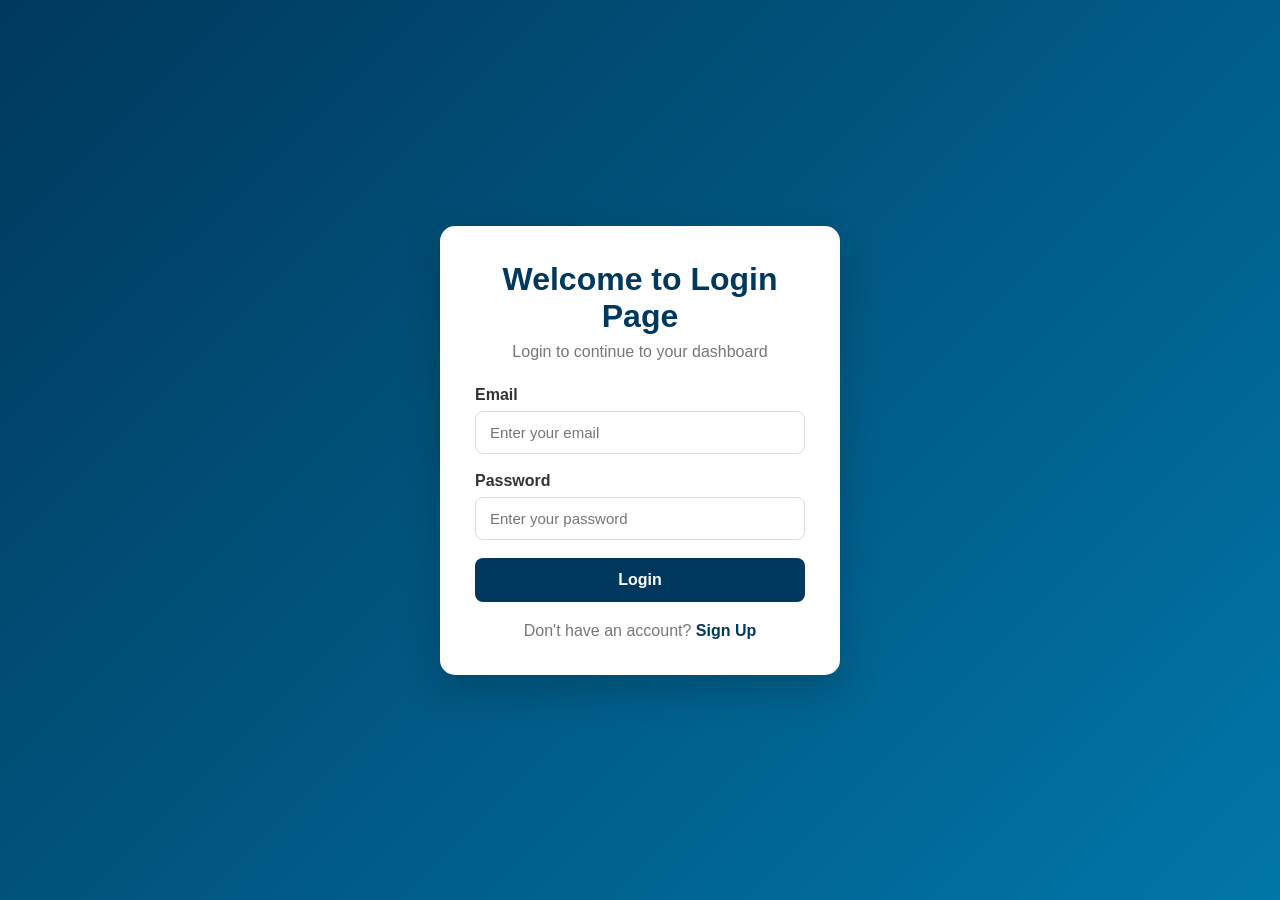
<file: dashboard.html>
<!DOCTYPE html>
<html lang="en">

<head>

    <meta charset="UTF-8">

    <meta name="viewport"
          content="width=device-width, initial-scale=1.0">

    <title>Dashboard</title>

    <link rel="stylesheet" href="style.css">

</head>

<body>

    <div class="dashboard">

        <h1>
            Welcome,
            <span id="userName"></span> 👋
        </h1>

        <p class="dashboard-text">
            You are successfully logged in!
        </p>

        <button class="logout-btn" onclick="logout()">
            <span>↪</span>
            Logout
        </button>

    </div>


    <script>

        // Check login
        const isLoggedIn =
            localStorage.getItem("isLoggedIn");

        if (isLoggedIn !== "true") {

            window.location.href = "login.html";

        }


        // Get user data
        const user =
            JSON.parse(localStorage.getItem("user"));

        if (user) {

            document.getElementById("userName")
                .textContent = user.name;

        }


        // Logout
        function logout() {

            localStorage.removeItem("isLoggedIn");

            window.location.href = "login.html";

        }

    </script>

</body>

</html>
</file>
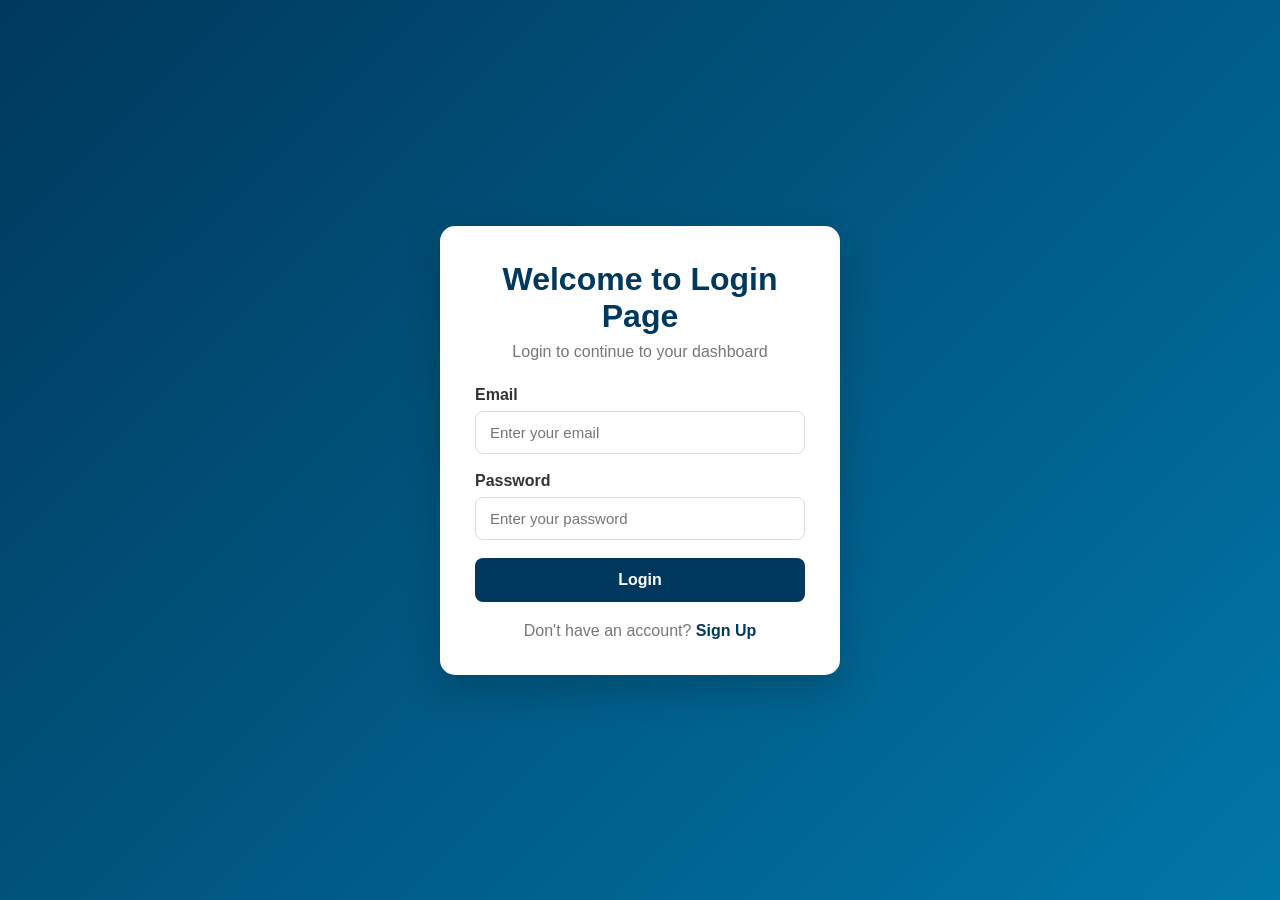
<file: login.html>
<!DOCTYPE html>
<html lang="en">

<head>

    <meta charset="UTF-8">

    <meta name="viewport"
          content="width=device-width, initial-scale=1.0">

    <title>Login</title>

    <link rel="stylesheet" href="style.css">

</head>

<body>

    <div class="container">

        <div class="signup-box">


            <h1>Welcome to Login Page</h1>

            <p class="subtitle">
                Login to continue to your dashboard
            </p>


            <form id="loginForm">

                <div class="input-group">

                    <label>Email</label>

                    <input
                        type="email"
                        id="loginEmail"
                        placeholder="Enter your email"
                        required
                    >

                </div>


                <div class="input-group">

                    <label>Password</label>

                    <input
                        type="password"
                        id="loginPassword"
                        placeholder="Enter your password"
                        required
                    >

                </div>


                <p id="loginError"></p>


                <button
                    type="submit"
                    class="signup-btn">

                    Login

                </button>

            </form>


            <p class="login-text">

                Don't have an account?

                <a href="signup.html">
                    Sign Up
                </a>

            </p>

        </div>

    </div>


    <script src="script.js"></script>

</body>

</html>
</file>
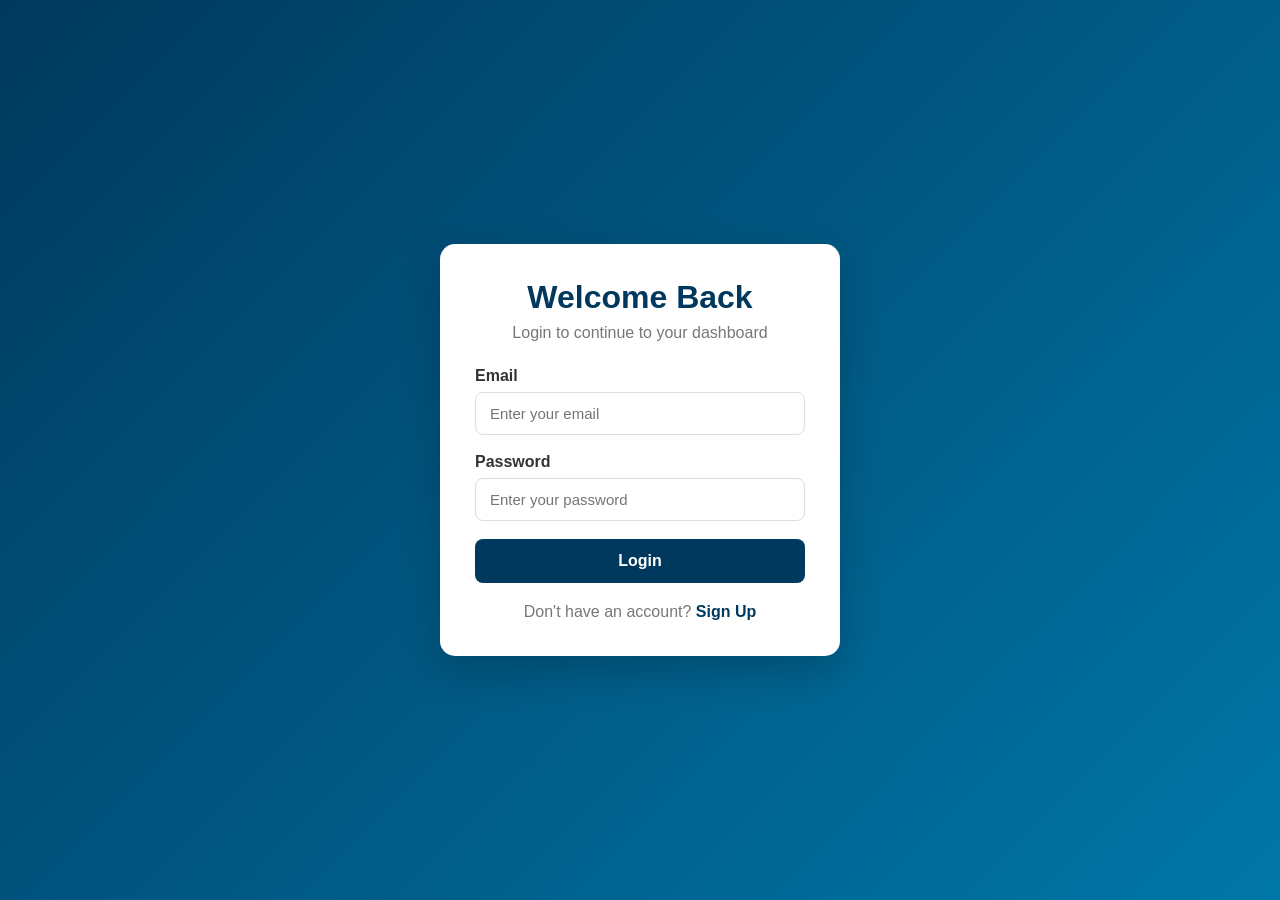
<file: signin.html>
<!DOCTYPE html>
<html lang="en">

<head>

    <meta charset="UTF-8">

    <meta name="viewport"
          content="width=device-width, initial-scale=1.0">

    <title>Login</title>

    <link rel="stylesheet" href="style.css">

</head>

<body>

    <div class="container">

        <div class="signup-box">

            <h1>Welcome Back</h1>
            <p class="subtitle">
                Login to continue to your dashboard
            </p>

            <form id="loginForm">

                <div class="input-group">

                    <label>Email</label>

                    <input
                        type="email"
                        id="loginEmail"
                        placeholder="Enter your email"
                        required
                    >

                </div>


                <div class="input-group">

                    <label>Password</label>

                    <input
                        type="password"
                        id="loginPassword"
                        placeholder="Enter your password"
                        required
                    >

                </div>


                <p id="loginError"></p>


                <button
                    type="submit"
                    class="signup-btn">

                    Login

                </button>

            </form>


            <p class="login-text">

                Don't have an account?

                <a href="signup.html">
                    Sign Up
                </a>

            </p>

        </div>

    </div>


    <script src="script.js"></script>

</body>

</html>
</file>
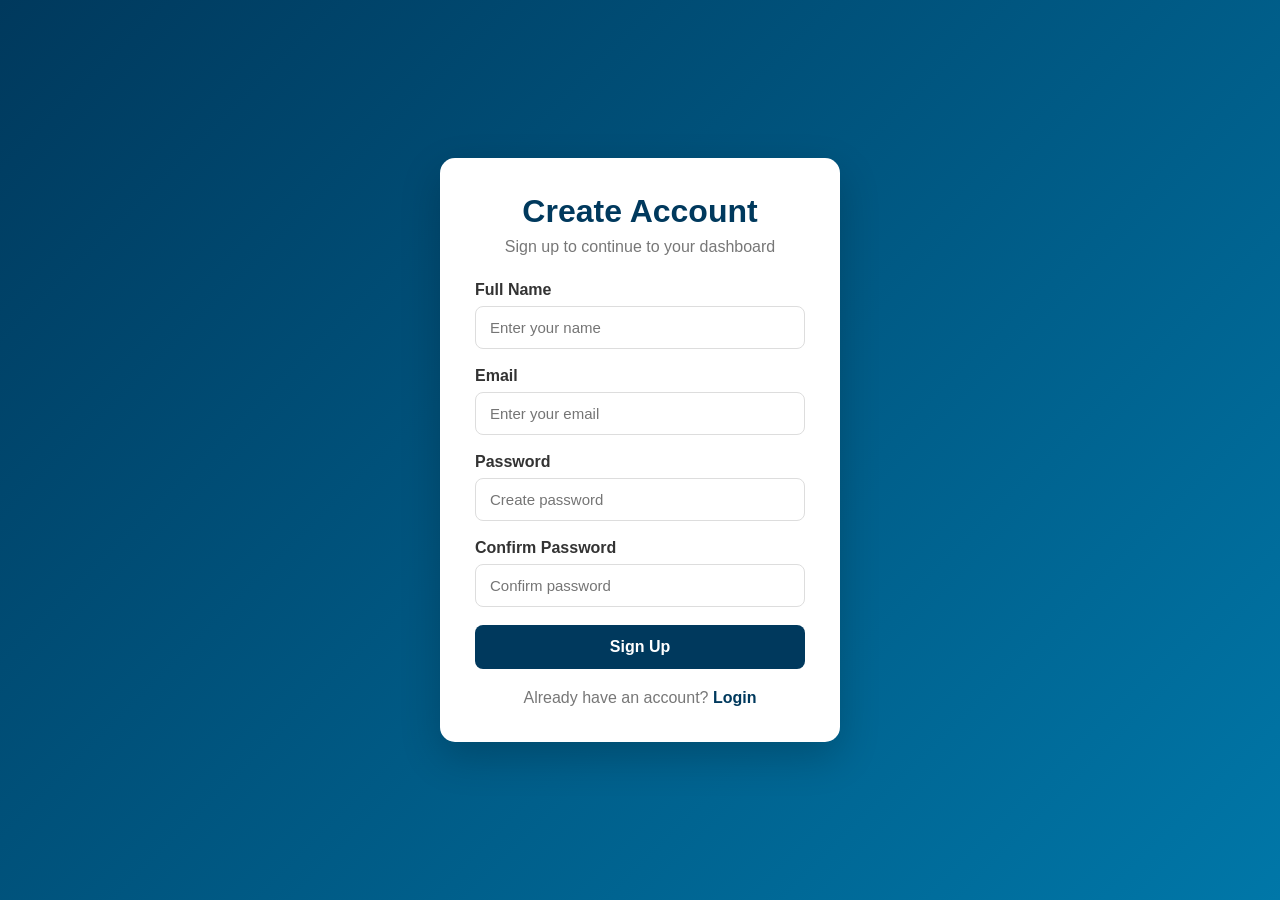
<file: signup.html>
<!DOCTYPE html>
<html lang="en">

<head>
    <meta charset="UTF-8">
    <meta name="viewport" content="width=device-width, initial-scale=1.0">
    <title>Sign Up</title>
    <link rel="stylesheet" href="style.css">
</head>

<body>

    <div class="container">

        <div class="signup-box">

            <h1>Create Account</h1>
            <p class="subtitle">Sign up to continue to your dashboard</p>

            <form id="signupForm">

                <div class="input-group">
                    <label>Full Name</label>
                    <input type="text" id="name" placeholder="Enter your name" required>
                </div>

                <div class="input-group">
                    <label>Email</label>
                    <input type="email" id="email" placeholder="Enter your email" required>
                </div>

                <div class="input-group">
                    <label>Password</label>
                    <input type="password" id="password" placeholder="Create password" required>
                </div>

                <div class="input-group">
                    <label>Confirm Password</label>
                    <input type="password" id="confirmPassword" placeholder="Confirm password" required>
                </div>

                <p id="errorMessage"></p>

                <button type="submit" class="signup-btn">
                    Sign Up
                </button>

            </form>

            <p class="login-text">
                Already have an account?
                <a href="login.html">Login</a>
            </p>

        </div>

    </div>

    <script src="script.js"></script>

</body>

</html>
</file>
<file: style.css>
* {
    margin: 0;
    padding: 0;
    box-sizing: border-box;
}

body {
    font-family: Arial, sans-serif;
    background: linear-gradient(135deg, #00395D, #0077A8);
    min-height: 100vh;

    display: flex;
    justify-content: center;
    align-items: center;
}

.container {
    width: 100%;
    padding: 20px;
}

.signup-box {
    width: 400px;
    max-width: 100%;
    margin: auto;

    background: white;
    padding: 35px;

    border-radius: 15px;

    box-shadow: 0 15px 40px rgba(0, 0, 0, 0.2);
}

.signup-box h1 {
    text-align: center;
    color: #00395D;
    margin-bottom: 8px;
}

.subtitle {
    text-align: center;
    color: #777;
    margin-bottom: 25px;
}

.input-group {
    margin-bottom: 18px;
}

.input-group label {
    display: block;
    margin-bottom: 7px;
    color: #333;
    font-weight: 600;
}

.input-group input {
    width: 100%;
    padding: 12px 14px;

    border: 1px solid #ddd;
    border-radius: 8px;

    font-size: 15px;
    outline: none;
}

.input-group input:focus {
    border-color: #00395D;
}

.signup-btn {
    width: 100%;
    padding: 13px;

    border: none;
    border-radius: 8px;

    background: #00395D;
    color: white;

    font-size: 16px;
    font-weight: bold;

    cursor: pointer;
}

.signup-btn:hover {
    background: #00527f;
}

#errorMessage {
    color: red;
    font-size: 14px;
    margin-bottom: 12px;
}

.login-text {
    text-align: center;
    margin-top: 20px;
    color: #777;
}

.login-text a {
    color: #00395D;
    text-decoration: none;
    font-weight: bold;
}
/* =========================
   DASHBOARD
========================= */

.dashboard {
    width: 500px;
    max-width: 90%;

    background: #ffffff;

    padding: 45px 40px;

    border-radius: 18px;

    text-align: center;

    box-shadow: 0 15px 40px rgba(0, 0, 0, 0.20);
}

.dashboard h1 {
    color: #00395D;

    font-size: 30px;

    margin-bottom: 12px;
}

.dashboard h1 span {
    color: #0077A8;
}

.dashboard-text {
    color: #666;

    font-size: 16px;

    margin-bottom: 30px;
}


/* =========================
   LOGOUT BUTTON
========================= */

.logout-btn {
    display: inline-flex;

    align-items: center;
    justify-content: center;

    gap: 8px;

    padding: 13px 28px;

    border: none;

    border-radius: 8px;

    background: #d62828;

    color: white;

    font-size: 16px;

    font-weight: 600;

    cursor: pointer;

    transition: all 0.3s ease;

    box-shadow: 0 5px 15px rgba(214, 40, 40, 0.25);
}


/* Logout icon */

.logout-btn span {
    font-size: 20px;
}


/* Hover */

.logout-btn:hover {

    background: #b91c1c;

    transform: translateY(-2px);

    box-shadow:
        0 8px 20px rgba(214, 40, 40, 0.35);
}


/* Click */

.logout-btn:active {

    transform: translateY(0);

    box-shadow:
        0 3px 8px rgba(214, 40, 40, 0.25);

}
</file>
